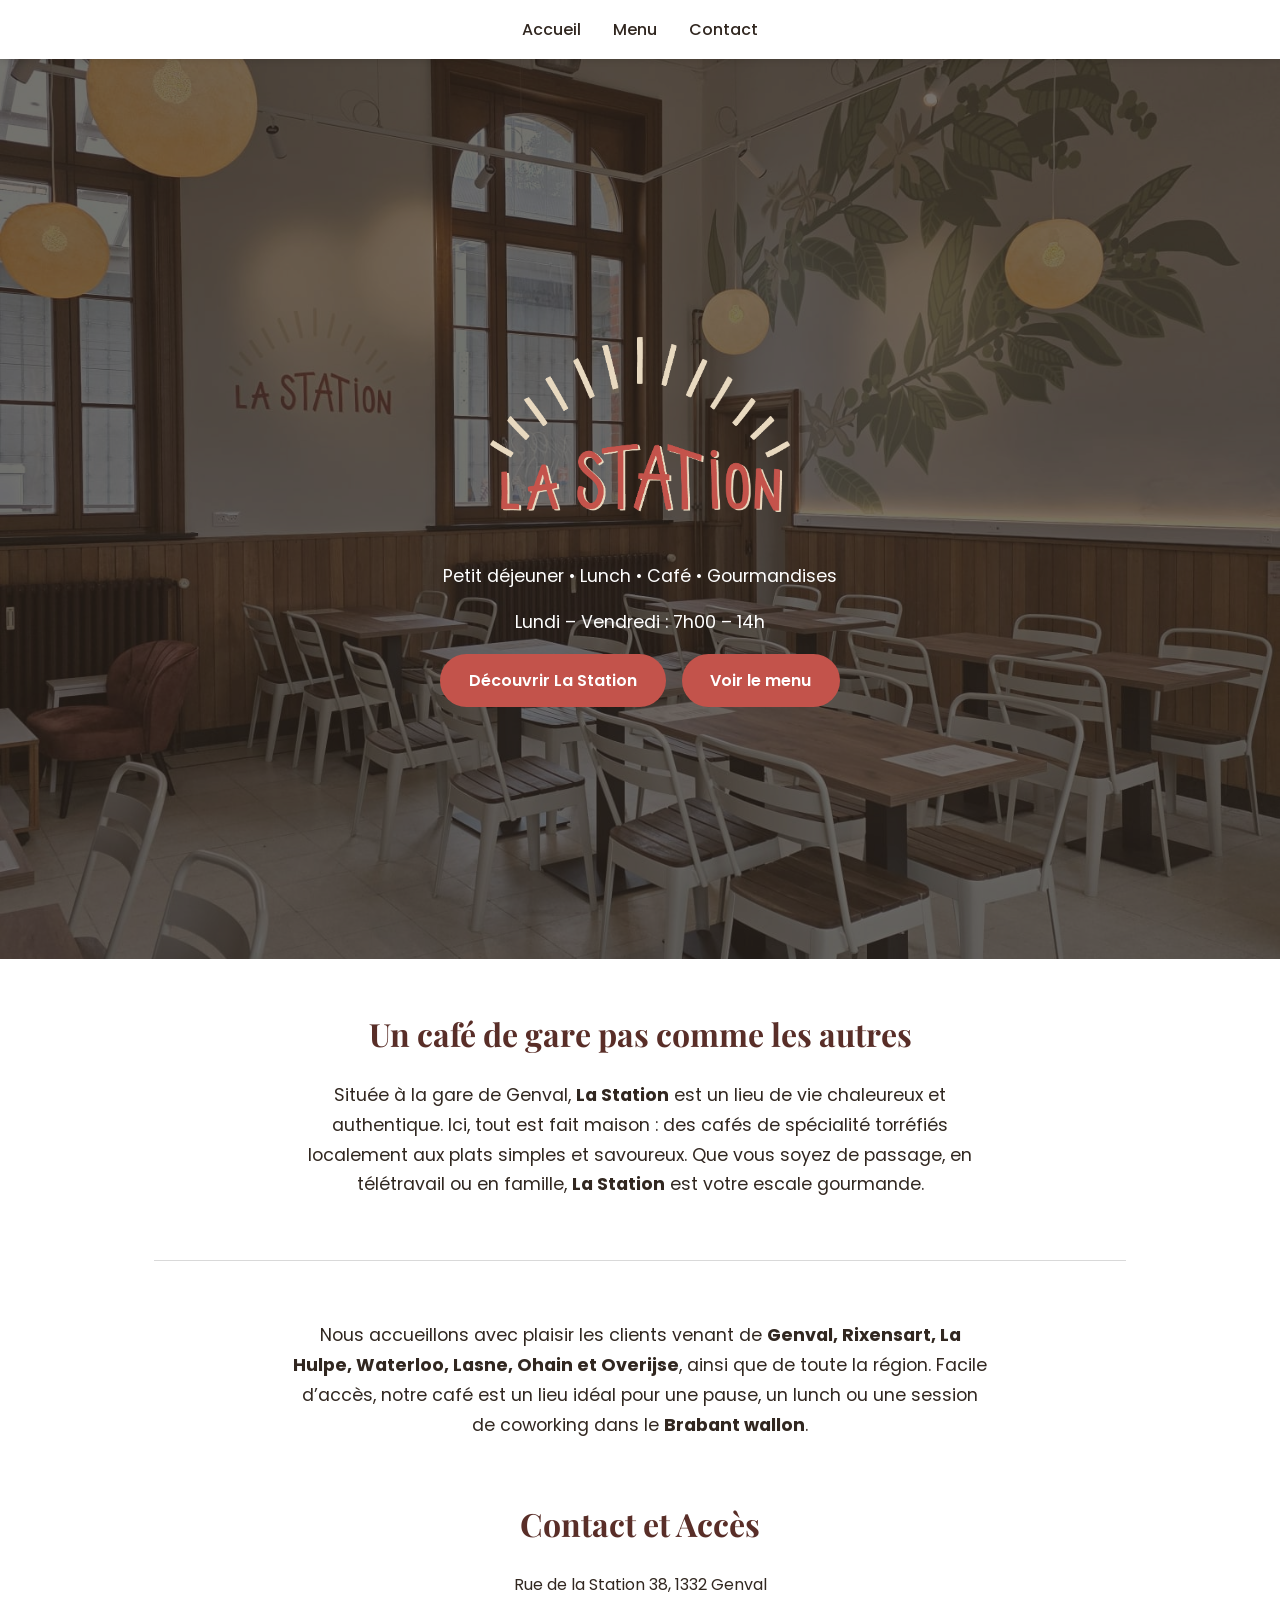
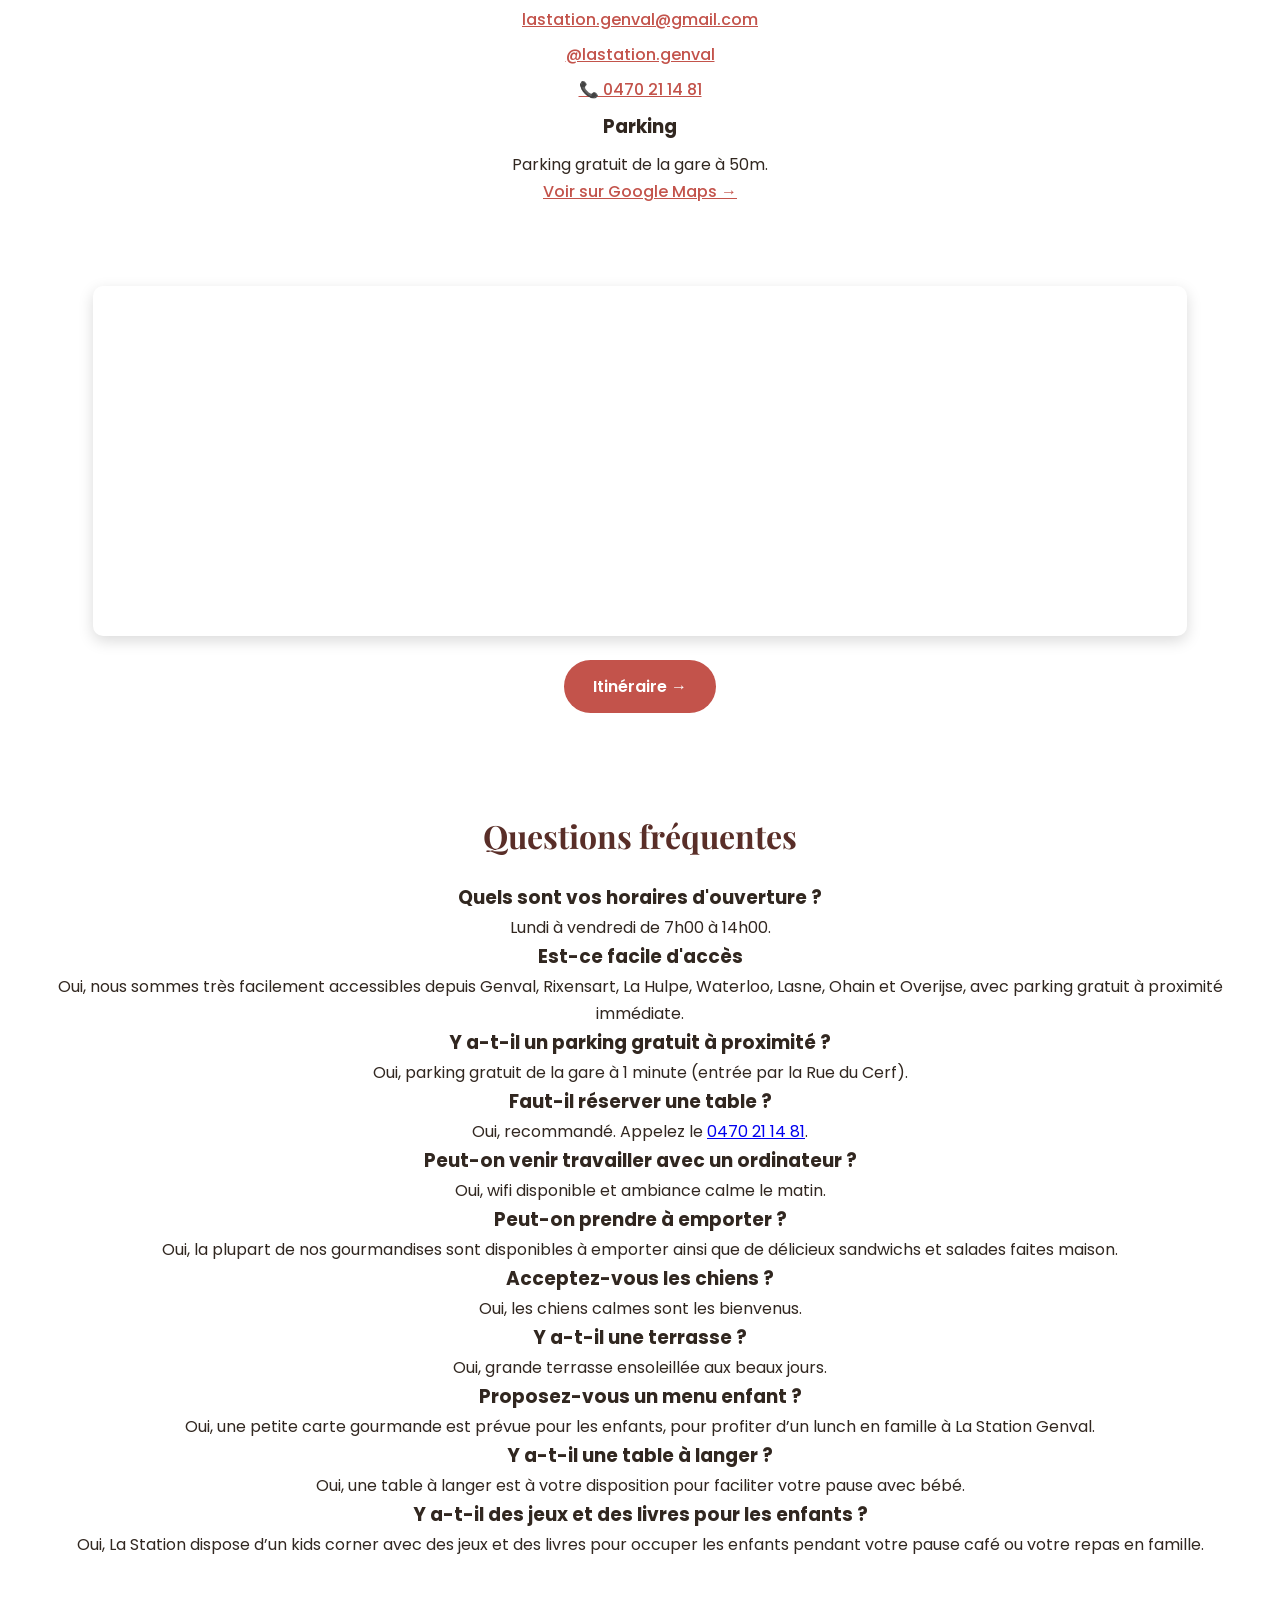
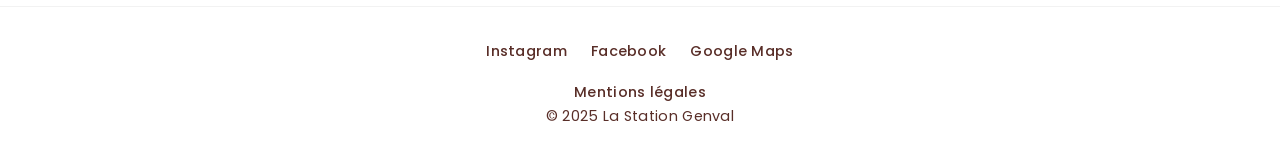
<file: index.html>
<!DOCTYPE html>
<html lang="fr">
<head>
  <link rel="canonical" href="https://lastation-genval.be/" />
  <meta name="google-site-verification" content="Gv_RcJUkGqfjBOOxvQvGGndXgZ2HzYf5Z_ryDSgcIEk" />
  <meta charset="UTF-8" />
  <meta name="viewport" content="width=device-width, initial-scale=1.0" />

  <!-- SEO -->
  <title>La Station Genval | Café, coworking et petite restauration à Genval</title>
  <meta name="description" content="La Station Genval est un café convivial à Genval. Profitez d'un espace chaleureux pour vos petits déjeuners, lunchs, cafés et moments de télétravail." />

  <!-- Open Graph -->
  <meta property="og:title" content="La Station Genval – Café & Petite Restauration" />
  <meta property="og:description" content="Café convivial à Genval : brunchs, télétravail, produits locaux et ambiance chaleureuse." />
  <meta property="og:image" content="https://lastation-genval.be/images/photo1.jpg" />
  <meta property="og:url" content="https://lastation-genval.be/" />
  <meta property="og:type" content="website" />

  <!-- Favicon -->
  <link rel="icon" type="image/png" href="./images/favicon.png" />
  <link rel="manifest" href="manifest.json">

  <!-- Styles -->
  <link rel="stylesheet" href="style.css" />
  <link href="https://fonts.googleapis.com/css2?family=Playfair+Display:wght@400;600&family=Poppins:wght@300;400;500;600&display=swap" rel="stylesheet">

  <!-- SCHEMA LOCAL BUSINESS : source des outils IA -->
  <script type="application/ld+json" id="cafe-data">
{
  "@context": "https://schema.org",
  "@type": "CafeOrCoffeeShop",
  "name": "La Station Genval",
  "image": "https://lastation-genval.be/images/photo1.jpg",
  "address": {
    "@type": "PostalAddress",
    "streetAddress": "Rue de la Station 38",
    "addressLocality": "Genval",
    "postalCode": "1332",
    "addressCountry": "BE"
  },
  "telephone": "+32470211481",
  "email": "lastation.genval@gmail.com",
  "url": "https://lastation-genval.be/",
  "sameAs": [
    "https://instagram.com/lastation.genval",
    "https://www.facebook.com/profile.php?id=61577733796335",
    "https://maps.app.goo.gl/yA7gUDZw3Ps3B1wK8"
  ],
  "openingHours": "Mo-Fr 07:00-14:00",
  "servesCuisine": "Petit déjeuner, Lunch, Café, Gourmandises",
  "@id": "https://lastation-genval.be/#cafe",
  "description": "Café et petite restauration dans la gare de Genval : petit déjeuner, lunch, café et gourmandises.",
  "hasMenu": "https://lastation-genval.be/menu.html",
  "openingHoursSpecification": [
    {
      "@type": "OpeningHoursSpecification",
      "dayOfWeek": [
        "Monday",
        "Tuesday",
        "Wednesday",
        "Thursday",
        "Friday"
      ],
      "opens": "07:00",
      "closes": "14:00"
    }
  ],
  "amenityFeature": [
    {
      "@type": "LocationFeatureSpecification",
      "name": "Wifi",
      "value": true
    },
    {
      "@type": "LocationFeatureSpecification",
      "name": "Télétravail le matin",
      "value": true
    },
    {
      "@type": "LocationFeatureSpecification",
      "name": "Vente à emporter",
      "value": true
    },
    {
      "@type": "LocationFeatureSpecification",
      "name": "Terrasse aux beaux jours",
      "value": true
    },
    {
      "@type": "LocationFeatureSpecification",
      "name": "Chiens calmes acceptés",
      "value": true
    }
  ]
}
  </script>

  <!-- SCHEMA FAQ -->
  <script type="application/ld+json">
  {
    "@context": "https://schema.org",
    "@type": "FAQPage",
    "mainEntity": [
      {
        "@type": "Question",
        "name": "Quels sont vos horaires d'ouverture ?",
        "acceptedAnswer": {
          "@type": "Answer",
          "text": "Nous sommes ouverts du lundi au vendredi de 7h00 à 14h00."
        }
      },
      {
        "@type": "Question",
        "name": "Est-ce facile d'accès depuis les environs ?",
        "acceptedAnswer": {
          "@type": "Answer",
          "text": "Oui, nous sommes très facilement accessibles depuis Genval, Rixensart, La Hulpe, Waterloo, Lasne, Ohain et Overijse, avec parking gratuit à proximité immédiate."
        }
      },
      {
        "@type": "Question",
        "name": "Y a-t-il un parking gratuit à proximité ?",
        "acceptedAnswer": {
          "@type": "Answer",
          "text": "Oui, le parking de la gare est gratuit et situé à 1 minute, accès via la Rue du Cerf."
        }
      },
      {
        "@type": "Question",
        "name": "Faut-il réserver une table ?",
        "acceptedAnswer": {
          "@type": "Answer",
          "text": "Oui, la réservation est fortement recommandée par téléphone au 0470 21 14 81."
        }
      },
      {
        "@type": "Question",
        "name": "Peut-on venir travailler avec un ordinateur ?",
        "acceptedAnswer": {
          "@type": "Answer",
          "text": "Oui, vous pouvez travailler sur place le matin dans une ambiance calme avec wifi disponible."
        }
      },
      {
        "@type": "Question",
        "name": "Peut-on prendre à emporter ?",
        "acceptedAnswer": {
          "@type": "Answer",
          "text": "Oui, la plupart de nos gourmandises sont disponibles à emporter ainsi que de délicieux sandwichs et salades faites maison."
        }
      },
      {
        "@type": "Question",
        "name": "Proposez-vous un menu enfant ?",
        "acceptedAnswer": {
          "@type": "Answer",
          "text": "Oui, une petite carte gourmande est prévue pour les enfants, pour profiter d’un lunch en famille à La Station Genval."
        }
      },
      {
        "@type": "Question",
        "name": "Y a-t-il une table à langer ?",
        "acceptedAnswer": {
          "@type": "Answer",
          "text": "Oui, une table à langer est à votre disposition pour faciliter votre pause avec bébé."
        }
      },
      {
        "@type": "Question",
        "name": "Y a-t-il des jeux et des livres pour les enfants ?",
        "acceptedAnswer": {
          "@type": "Answer",
          "text": "Oui, La Station dispose d’un kids corner avec des jeux et des livres pour occuper les enfants pendant votre pause café ou votre repas en famille."
        }
      }
    ]
  }
  </script>

  <link rel="alternate" type="application/json" href="menu.json" title="Carte de La Station — données" />
  <script src="agent-tools.js" defer></script>
</head>

<body>

  <!-- HEADER -->
  <header class="main-header">
    <nav class="navbar">
      <a href="#accueil" class="nav-link">Accueil</a>
      <a href="menu.html" class="nav-link">Menu</a>
      <a href="#contact" class="nav-link">Contact</a>
    </nav>
  </header>

  <!-- HERO -->
  <section id="accueil" class="hero">
    <div class="hero-overlay"></div>
    <div class="hero-content">
      <img src="./images/logo.png" alt="Logo La Station Genval" class="logo">
      <p>Petit déjeuner • Lunch • Café • Gourmandises</p>
      
      <p class="opening-hours">
        Lundi – Vendredi : 7h00 – 14h
      </p>
      <div class="hero-buttons">
        <a href="#about" class="btn">Découvrir La Station</a>
        <a href="menu.html" class="btn">Voir le menu</a>
      </div>
    </div>
  </section>

 <!-- ABOUT -->
<section id="about" class="about">
  <h2>Un café de gare pas comme les autres</h2>
  
  <p>
    Située à la gare de Genval, <strong>La Station</strong> est un lieu de vie chaleureux et authentique.
    Ici, tout est fait maison : des cafés de spécialité torréfiés localement aux plats simples et savoureux.
    Que vous soyez de passage, en télétravail ou en famille, <strong>La Station</strong> est votre escale gourmande. 
  </p>
  <hr class="separator">
  <p>
    Nous accueillons avec plaisir les clients venant de <strong>Genval, Rixensart, La Hulpe, Waterloo, Lasne, Ohain et Overijse</strong>, ainsi que de toute la région.  
    Facile d’accès, notre café est un lieu idéal pour une pause, un lunch ou une session de coworking dans le <strong>Brabant wallon</strong>.
  </p>
</section>

  <!-- CONTACT -->
  <section id="contact" class="contact">
    <h2>Contact et Accès</h2>
    <p>Rue de la Station 38, 1332 Genval</p>
    <p><a href="mailto:lastation.genval@gmail.com">lastation.genval@gmail.com</a></p>
    <p><a href="https://instagram.com/lastation.genval" target="_blank">@lastation.genval</a></p>
    <p><a href="tel:+32470211481">📞 0470 21 14 81</a></p>

    <h3>Parking</h3>
    <p>
      Parking gratuit de la gare à 50m.<br>
      <a href="https://maps.app.goo.gl/Tr8PrHFWvBaJgD6XA" target="_blank">
        Voir sur Google Maps →
      </a>
    </p>
  </section>

  <!-- GOOGLE MAPS -->
<section class="map">
<iframe
src="https://www.google.com/maps/embed?pb=!1m18!1m12!1m3!1d307.9679218862247!2d4.514703734059108!3d50.725437589510236!2m3!1f0!2f0!3f0!3m2!1i1024!2i768!4f13.1!3m3!1m2!1s0x47c3d7c1fcc97df5%3A0xc272520a09a8553!2sLa%20Station!5e0!3m2!1sfr!2sbe!4v1762202086453!5m2!1sfr!2sbe"
width="90%"
height="350"
style="border:0; border-radius:10px;"
allowfullscreen=""
loading="lazy"
referrerpolicy="no-referrer-when-downgrade">
</iframe>
<a href="https://maps.app.goo.gl/CjU3Xew65sG9jGvaA" target="_blank" rel="noopener noreferrer" class="btn-map">Itinéraire →</a>
</section>


  <!-- FAQ -->
  <section class="faq">
    <h2>Questions fréquentes</h2>

    <div class="faq-item">
      <h3>Quels sont vos horaires d'ouverture ?</h3>
      <p>Lundi à vendredi de 7h00 à 14h00.</p>
    </div>

    <div class="faq-item">
      <h3>Est-ce facile d'accès</h3>
      <p>Oui, nous sommes très facilement accessibles depuis Genval, Rixensart, La Hulpe, Waterloo, Lasne, Ohain et Overijse, avec parking gratuit à proximité immédiate.</p>
    </div>
    
    <div class="faq-item">
      <h3>Y a-t-il un parking gratuit à proximité ?</h3>
      <p>Oui, parking gratuit de la gare à 1 minute (entrée par la Rue du Cerf).</p>
    </div>

    <div class="faq-item">
      <h3>Faut-il réserver une table ?</h3>
      <p>Oui, recommandé. Appelez le <a href="tel:+32470211481">0470 21 14 81</a>.</p>
    </div>

    <div class="faq-item">
      <h3>Peut-on venir travailler avec un ordinateur ?</h3>
      <p>Oui, wifi disponible et ambiance calme le matin.</p>
    </div>

    <div class="faq-item">
      <h3>Peut-on prendre à emporter ?</h3>
      <p>Oui, la plupart de nos gourmandises sont disponibles à emporter ainsi que de délicieux sandwichs et salades faites maison.</p>
    </div>

    <div class="faq-item">
      <h3>Acceptez-vous les chiens ?</h3>
      <p>Oui, les chiens calmes sont les bienvenus.</p>
    </div>

    <div class="faq-item">
      <h3>Y a-t-il une terrasse ?</h3>
      <p>Oui, grande terrasse ensoleillée aux beaux jours.</p>
    </div>
    <div class="faq-item">
      <h3>Proposez-vous un menu enfant ?</h3>
      <p>Oui, une petite carte gourmande est prévue pour les enfants, pour profiter d’un lunch en famille à La Station Genval.</p>
    </div>

    <div class="faq-item">
      <h3>Y a-t-il une table à langer ?</h3>
      <p>Oui, une table à langer est à votre disposition pour faciliter votre pause avec bébé.</p>
    </div>

    <div class="faq-item">
      <h3>Y a-t-il des jeux et des livres pour les enfants ?</h3>
      <p>Oui, La Station dispose d’un kids corner avec des jeux et des livres pour occuper les enfants pendant votre pause café ou votre repas en famille.</p>
    </div>

  </section>

  <!-- FOOTER -->
  <footer class="site-footer">
    <div class="socials">
      <a href="https://www.instagram.com/lastation.genval" target="_blank">Instagram</a>
      <a href="https://www.facebook.com/profile.php?id=61577733796335" target="_blank">Facebook</a>
      <a href="https://maps.app.goo.gl/yA7gUDZw3Ps3B1wK8" target="_blank">Google Maps</a>
    </div>
    <p class="footer-text">
      <a href="mentions-legales.html">Mentions légales</a><br>
      © 2025 La Station Genval
    </p>
  </footer>


</body>
</html>
</file>
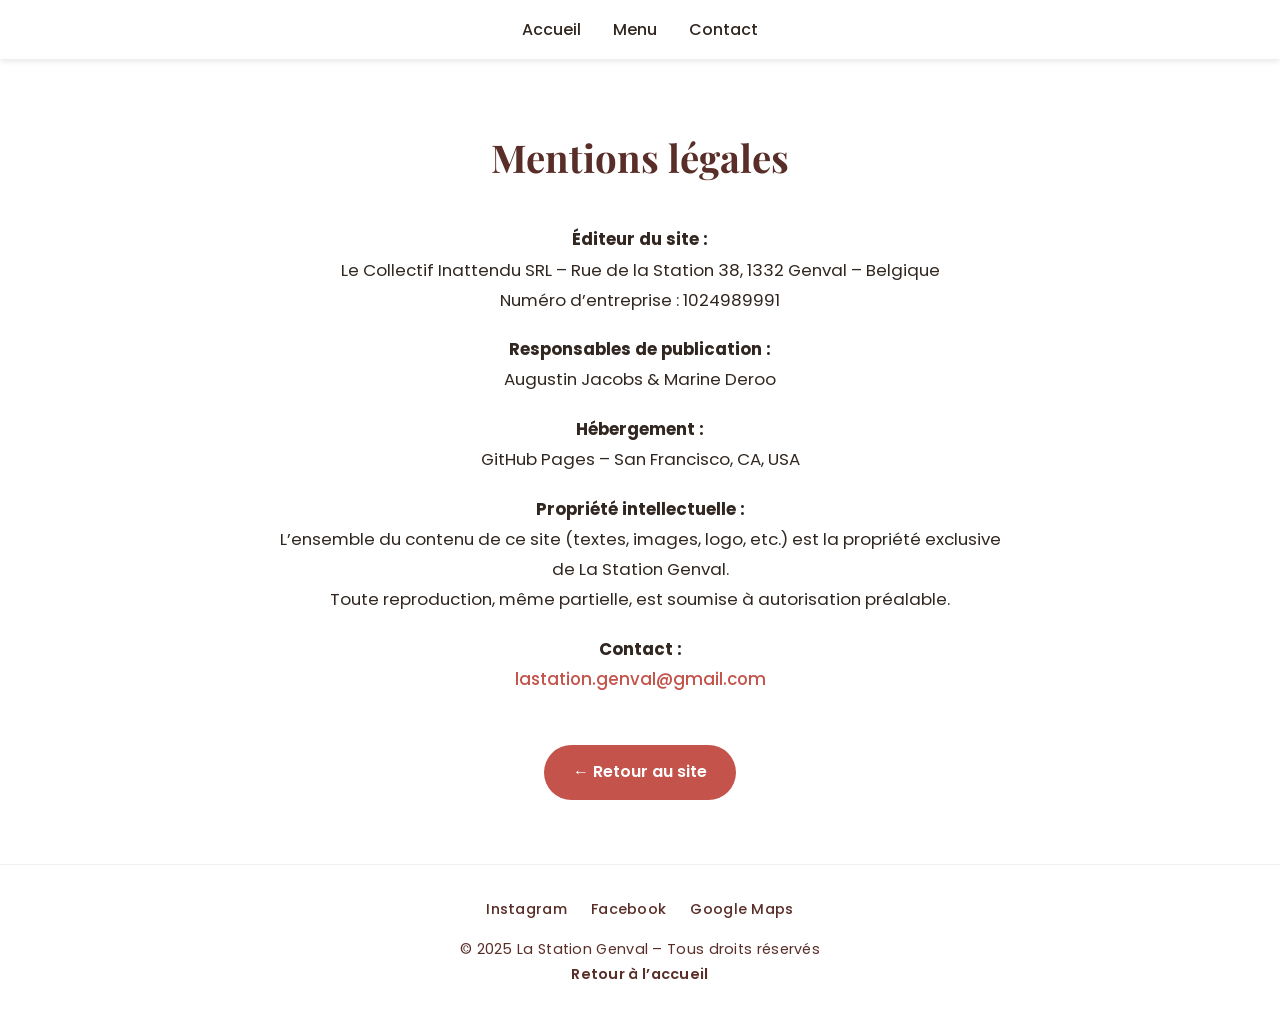
<file: mentions-legales.html>
<!DOCTYPE html>
<html lang="fr">
<head>
  <link rel="canonical" href="https://lastation-genval.be/mentions-legales.html" />
  <meta charset="UTF-8" />
  <meta name="viewport" content="width=device-width, initial-scale=1.0" />

  <!-- SEO -->
  <title>Mentions légales – La Station Genval</title>
  <meta name="description" content="Mentions légales de La Station Genval – informations sur l’éditeur, la responsabilité de publication et la propriété intellectuelle." />

  <!-- Open Graph -->
  <meta property="og:title" content="Mentions légales – La Station Genval" />
  <meta property="og:description" content="Consultez les mentions légales de La Station Genval : éditeur, hébergement, contact et droits de propriété intellectuelle." />
  <meta property="og:image" content="https://lastation-genval.be/images/photo3.jpg" />
  <meta property="og:url" content="https://lastation-genval.be/mentions-legales.html" />
  <meta property="og:type" content="article" />

  <!-- Twitter Card -->
  <meta name="twitter:card" content="summary_large_image" />
  <meta name="twitter:title" content="Mentions légales – La Station Genval" />
  <meta name="twitter:description" content="Consultez les mentions légales de La Station Genval : éditeur, hébergement, contact et droits de propriété intellectuelle." />
  <meta name="twitter:image" content="https://lastation-genval.be/images/photo3.jpg" />

  <!-- Favicon -->
  <link rel="icon" type="image/png" href="./images/favicon.png">

  <!-- Styles -->
  <link rel="stylesheet" href="style.css" />
  <link href="https://fonts.googleapis.com/css2?family=Playfair+Display:wght@400;600&family=Poppins:wght@300;400;500;600&display=swap" rel="stylesheet">

  <!-- Données structurées JSON-LD -->
  <script type="application/ld+json">
  {
    "@context": "https://schema.org",
    "@type": "WebPage",
    "name": "Mentions légales – La Station Genval",
    "description": "Mentions légales officielles de La Station Genval, café convivial à Genval.",
    "publisher": {
      "@type": "Organization",
      "name": "Le Collectif Inattendu SRL",
      "address": {
        "@type": "PostalAddress",
        "streetAddress": "Rue de la Station 38",
        "addressLocality": "Genval",
        "postalCode": "1332",
        "addressCountry": "BE"
      },
      "telephone": "+32470211481",
      "email": "lastation.genval@gmail.com"
    },
    "url": "https://lastation-genval.be/mentions-legales.html"
  }
  </script>
  <link rel="alternate" type="application/json" href="menu.json" title="Carte de La Station — données" />
  <script src="agent-tools.js" defer></script>
</head>

<body>
  <!-- HEADER / MENU STICKY -->
  <header class="main-header">
    <nav class="navbar">
      <a href="/#accueil" class="nav-link">Accueil</a>
      <a href="menu.html" class="nav-link">Menu</a>
      <a href="/#contact" class="nav-link">Contact</a>
    </nav>
  </header>

  <!-- SECTION MENTIONS -->
  <main class="mentions">
    <h1>Mentions légales</h1>

    <p><strong>Éditeur du site :</strong><br>
      Le Collectif Inattendu SRL – Rue de la Station 38, 1332 Genval – Belgique<br>
      Numéro d’entreprise : 1024989991
    </p>

    <p><strong>Responsables de publication :</strong><br>
      Augustin Jacobs & Marine Deroo
    </p>

    <p><strong>Hébergement :</strong><br>
      GitHub Pages – San Francisco, CA, USA
    </p>

    <p><strong>Propriété intellectuelle :</strong><br>
      L’ensemble du contenu de ce site (textes, images, logo, etc.) est la propriété exclusive de La Station Genval.<br>
      Toute reproduction, même partielle, est soumise à autorisation préalable.
    </p>

    <p><strong>Contact :</strong><br>
      <a href="mailto:lastation.genval@gmail.com">lastation.genval@gmail.com</a>
    </p>

    <!-- Bouton retour -->
    <a href="/" class="btn" style="margin-top: 2rem;">← Retour au site</a>
  </main>

  <!-- FOOTER -->
  <footer class="site-footer">
    <div class="socials">
      <a href="https://www.instagram.com/lastation.genval" target="_blank" rel="noopener noreferrer">Instagram</a>
      <a href="https://www.facebook.com/profile.php?id=61577733796335" target="_blank" rel="noopener noreferrer">Facebook</a>
      <a href="https://maps.app.goo.gl/yA7gUDZw3Ps3B1wK8" target="_blank" rel="noopener noreferrer">Google Maps</a>
    </div>
    <p class="footer-text">
      © 2025 La Station Genval – Tous droits réservés<br>
      <a href="/#accueil" class="footer-link">Retour à l’accueil</a>
    </p>
  </footer>
</body>
</html>
</file>
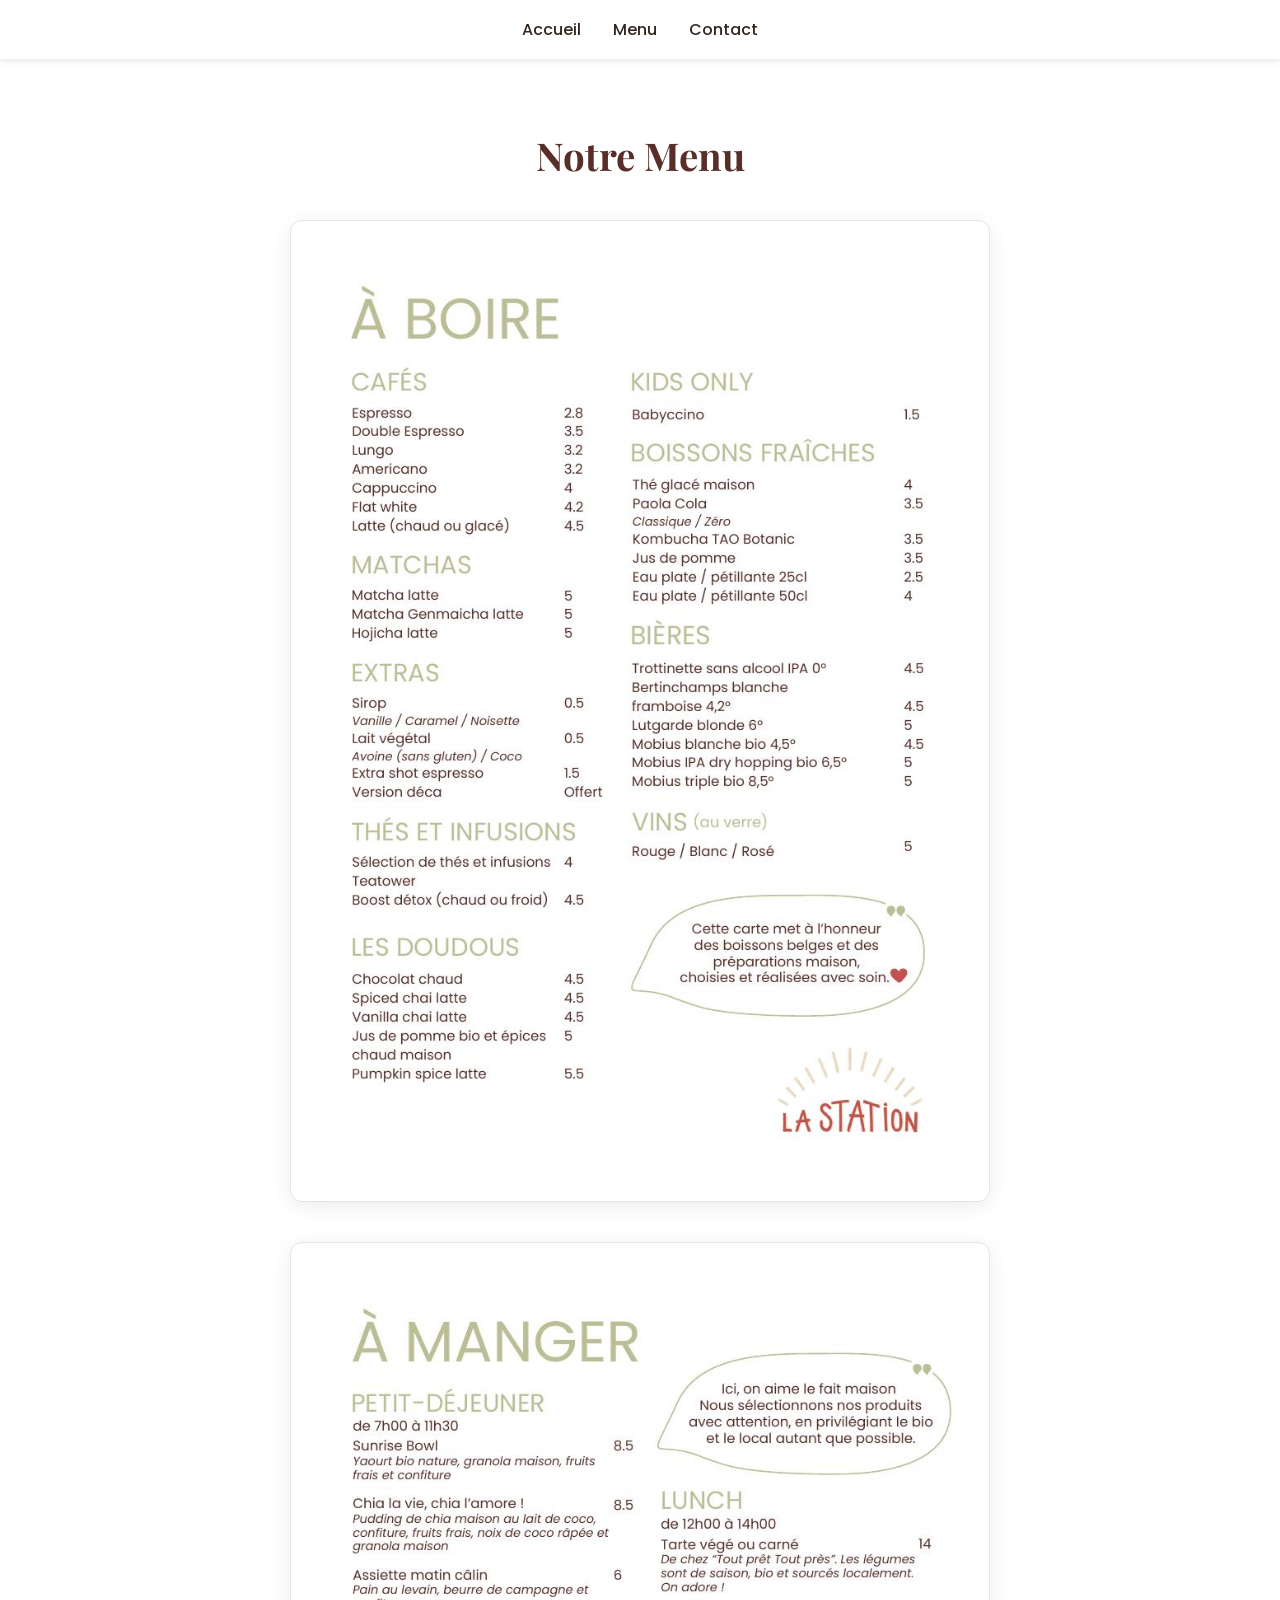
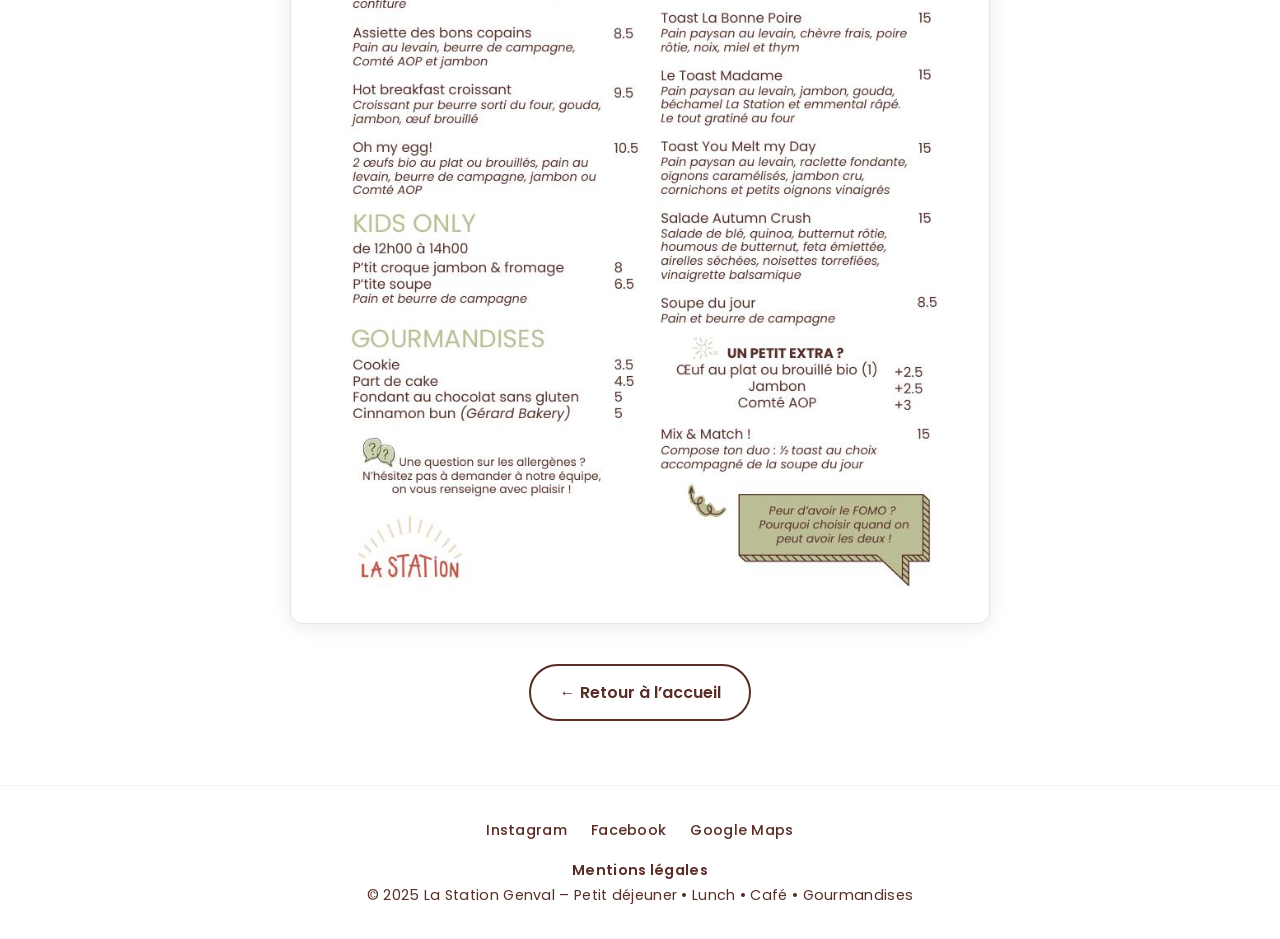
<file: menu.html>
<!DOCTYPE html>
<html lang="fr">
<head>
  <link rel="canonical" href="https://lastation-genval.be/menu.html" />
  <meta charset="UTF-8" />
  <meta name="viewport" content="width=device-width, initial-scale=1.0" />

  <!-- SEO -->
  <title>Menu – La Station Genval | Café et petite restauration à Genval</title>
  <meta name="description" content="Découvrez le menu de La Station Genval : petits déjeuners, lunchs, cafés et gourmandises faits maison, à savourer dans un cadre chaleureux." />

  <!-- Open Graph -->
  <meta property="og:title" content="Menu – La Station Genval" />
  <meta property="og:description" content="Découvrez le menu de La Station Genval : petits déjeuners, lunchs, cafés et gourmandises faits maison." />
  <meta property="og:image" content="https://lastation-genval.be/images/photo2.jpg" />
  <meta property="og:url" content="https://lastation-genval.be/menu.html" />
  <meta property="og:type" content="website" />

  <!-- Twitter Card -->
  <meta name="twitter:card" content="summary_large_image" />
  <meta name="twitter:title" content="Menu – La Station Genval" />
  <meta name="twitter:description" content="Découvrez le menu de La Station Genval : petits déjeuners, lunchs, cafés et gourmandises faits maison." />
  <meta name="twitter:image" content="https://lastation-genval.be/images/photo2.jpg" />

  <!-- Favicon -->
  <link rel="icon" type="image/png" href="./images/favicon.png" />

  <!-- Styles -->
  <link rel="stylesheet" href="style.css" />
  <link href="https://fonts.googleapis.com/css2?family=Playfair+Display:wght@400;600&family=Poppins:wght@300;400;500;600&display=swap" rel="stylesheet">

  <!-- Données structurées JSON-LD -->
  <script type="application/ld+json">
  {
    "@context": "https://schema.org",
    "@type": "Menu",
    "name": "Menu – La Station Genval",
    "description": "Découvrez le menu complet de La Station Genval, un café convivial à Genval proposant des plats faits maison, cafés et douceurs.",
    "@id": "https://lastation-genval.be/menu.html#menu",
    "about": { "@id": "https://lastation-genval.be/#cafe" },
    "inLanguage": "fr",
    "url": "https://lastation-genval.be/menu.html"
  }
  </script>
  <link rel="alternate" type="application/json" href="menu.json" title="Carte de La Station — données" />
  <script src="agent-tools.js" defer></script>
</head>

<body>
  <!-- HEADER -->
  <header class="main-header">
    <nav class="navbar">
      <a href="/#accueil" class="nav-link">Accueil</a>
      <a href="menu.html" class="nav-link">Menu</a>
      <a href="/#contact" class="nav-link">Contact</a>
    </nav>
  </header>

  <!-- SECTION MENU -->
  <section class="menu-pdf">
    <h1>Notre Menu</h1>

    <div class="menu-container">
      <a href="./menu-page-1.jpg" target="_blank">
        <img src="./menu-page-1.jpg" alt="Menu La Station Genval page 1" class="menu-img" loading="lazy">
      </a>

      <a href="./menu-page-2.jpg" target="_blank">
        <img src="./menu-page-2.jpg" alt="Menu La Station Genval page 2" class="menu-img" loading="lazy">
      </a>
    </div>

    <a href="/" class="btn-outline" style="margin-top:2rem;">
      ← Retour à l’accueil
    </a>
  </section>

  <!-- FOOTER -->
  <footer class="site-footer">
    <div class="socials">
      <a href="https://www.instagram.com/lastation.genval" target="_blank" rel="noopener noreferrer">Instagram</a>
      <a href="https://www.facebook.com/profile.php?id=61577733796335" target="_blank" rel="noopener noreferrer">Facebook</a>
      <a href="https://maps.app.goo.gl/yA7gUDZw3Ps3B1wK8" target="_blank" rel="noopener noreferrer">Google Maps</a>
    </div>
    <p class="footer-text">
      <a href="mentions-legales.html" class="footer-link">Mentions légales</a><br>
      © 2025 La Station Genval – Petit déjeuner • Lunch • Café • Gourmandises
    </p>
  </footer>
</body>
</html>
</file>
<file: style.css>
:root {
  --beige: #E8D9C0;
  --rouge-brique: #C3534B;
  --brun-cafe: #592E28;
  --brun-profond: #312720;
  --vert-olive: #A6AA90;
  --blanc: #FFFFFF;
}

/* RESET */
* {
  margin: 0;
  padding: 0;
  box-sizing: border-box;
}

html {
  scroll-behavior: smooth;
}

body {
  font-family: "Poppins", sans-serif;
  background: var(--blanc);
  color: var(--brun-profond);
  line-height: 1.7;
  overflow-x: hidden;
}

/* HEADER STICKY */
.main-header {
  position: sticky;
  top: 0;
  background-color: var(--blanc);
  box-shadow: 0 2px 6px rgba(0,0,0,0.1);
  z-index: 1000;
}

.navbar {
  display: flex;
  justify-content: center;
  gap: 2rem;
  padding: 1rem 0.5rem;
  font-weight: 500;
}

.nav-link {
  color: var(--brun-profond);
  text-decoration: none;
  position: relative;
  transition: color 0.3s ease;
}

.nav-link::after {
  content: "";
  position: absolute;
  bottom: -3px;
  left: 0;
  width: 0%;
  height: 2px;
  background-color: var(--rouge-brique);
  transition: width 0.3s ease;
}

.nav-link:hover::after {
  width: 100%;
}

.nav-link:hover,
.nav-link:focus {
  color: var(--rouge-brique);
}

/* HERO */
.hero {
  height: 100vh;
  background: url("./images/photo1.jpg") center/cover no-repeat;
  display: flex;
  justify-content: center;
  align-items: center;
  position: relative;
  text-align: center;
}

.hero-overlay {
  position: absolute;
  inset: 0;
  background: rgba(49, 39, 32, 0.65);
}

.hero-content {
  position: relative;
  z-index: 2;
  color: var(--blanc);
  animation: fadeIn 1.5s ease;
}

.logo {
  width: 90vw;
  max-width: 340px;
  margin-bottom: 1rem;
}

/* Version mobile */
@media (max-width: 768px) {
  .logo {
    width: 180px;
  }
}

.hero h1 {
  font-family: "Playfair Display", serif;
  font-size: 3.2rem;
  margin-bottom: 0.5rem;
}

.hero p {
  font-size: 1.1rem;
  margin-bottom: 1rem;
}

.hero-buttons {
  display: flex;
  justify-content: center;
  gap: 1rem;
  flex-wrap: wrap;
}

/* --- BOUTONS GLOBAUX --- */
.btn, .btn-outline, .btn-map {
  display: inline-block;
  padding: 0.8rem 1.8rem;
  border-radius: 30px;
  font-weight: 600;
  transition: all 0.3s ease;
  text-decoration: none;
  font-size: 1rem;
}

.btn {
  background-color: var(--rouge-brique);
  color: var(--blanc);
}

.btn:hover {
  background-color: var(--brun-cafe);
  color: var(--blanc);
}

.btn-outline {
  color: var(--brun-cafe);
  border: 2px solid var(--brun-cafe);
}

.btn-outline:hover {
  background-color: var(--brun-cafe);
  color: var(--blanc);
}

.btn-map {
  margin-top: 1rem;
  background-color: var(--rouge-brique);
  color: var(--blanc);
}

.btn-map:hover {
  background-color: var(--brun-cafe);
}

/* SECTIONS */
section {
  padding: 3rem 2rem;
  text-align: center;
  color: var(--brun-profond);
  background-color: var(--blanc);
}

.about {
  padding-bottom: 2rem;
}

.menu {
  padding-top: 2rem;
  padding-bottom: 1.8rem;
}

/* Contact & Accès : espacement réduit */
.contact {
  padding-top: 1.5rem;
  padding-bottom: 1.5rem;
}

h2 {
  font-family: "Playfair Display", serif;
  font-size: 2rem;
  color: var(--brun-cafe);
  margin-bottom: 1.2rem;
}

.about p {
  max-width: 700px;
  margin: 0 auto;
  font-size: 1.1rem;
}

.separator {
  width: 80%;
  margin: 60px auto;
  border: none;
  border-top: 1px solid rgba(0,0,0,0.15);
}

/* CONTACT */
.contact p {
  margin: 0.5rem 0;
}

.contact a {
  color: var(--rouge-brique);
  font-weight: 500;
  transition: opacity 0.3s ease;
}

.contact a:hover {
  opacity: 0.8;
}

/* MAP */
.map iframe {
  box-shadow: 0 5px 15px rgba(0,0,0,0.15);
  border-radius: 10px;
}

/* --- SECTION MENTIONS --- */
.mentions {
  background-color: var(--blanc);
  color: var(--brun-profond);
  padding: 4rem 2rem;
  text-align: center;
  max-width: 800px;
  margin: 0 auto;
  line-height: 1.8;
  animation: fadeIn 1.2s ease;
}

.mentions h1 {
  font-family: "Playfair Display", serif;
  font-size: 2.4rem;
  color: var(--brun-cafe);
  margin-bottom: 2rem;
}

.mentions p {
  margin-bottom: 1.2rem;
  font-size: 1.05rem;
}

.mentions a {
  color: var(--rouge-brique);
  font-weight: 500;
  text-decoration: none;
  position: relative;
}

.mentions a::after {
  content: "";
  position: absolute;
  bottom: -2px;
  left: 0;
  width: 0%;
  height: 2px;
  background-color: var(--rouge-brique);
  transition: width 0.3s ease;
}

.mentions a:hover::after {
  width: 100%;
}

/* --- BOUTON RETOUR AU SITE (STYLE IDENTIQUE AUX AUTRES BOUTONS) --- */
.mentions .btn {
  background-color: var(--rouge-brique);
  color: var(--blanc);
  border: none;
  border-radius: 30px;
  padding: 0.8rem 1.8rem;
  font-weight: 600;
  font-size: 1rem;
  text-decoration: none;
  transition: all 0.3s ease;
  display: inline-block;
}

.mentions .btn:hover {
  background-color: var(--brun-cafe);
  color: var(--blanc);
}

/* --- SECTION MENU PDF --- */
.menu-pdf {
  background-color: var(--blanc);
  color: var(--brun-profond);
  text-align: center;
  padding: 4rem 2rem;
  animation: fadeIn 1s ease;
}

.menu-pdf h1 {
  font-family: "Playfair Display", serif;
  font-size: 2.4rem;
  color: var(--brun-cafe);
  margin-bottom: 2rem;
}

.menu-frame {
  width: 90%;
  height: 90vh;
  border: none;
  box-shadow: 0 4px 15px rgba(0,0,0,0.1);
  border-radius: 10px;
}

@media (max-width: 768px) {
  .menu-frame {
    width: 100%;
    height: 75vh;
  }
}

.menu-container {
  display: flex;
  flex-direction: column;
  align-items: center;
  gap: 2rem;
  margin-top: 2rem;
}

.menu-img {
  width: 100%;
  max-width: 700px;
  height: auto;

  border: 1px solid #e5e5e5;
  border-radius: 12px;

  box-shadow: 0 4px 20px rgba(0, 0, 0, 0.08);

  background-color: #fff;
  padding: 0.5rem;
}

/* --- FOOTER --- */
.site-footer {
  background-color: var(--blanc);
  color: var(--brun-cafe);
  text-align: center;
  padding: 2rem 1rem;
  font-size: 0.9rem;
  letter-spacing: 0.3px;
  border-top: 1px solid rgba(0,0,0,0.05);
}

.site-footer p,
.site-footer .footer-text {
  color: var(--brun-cafe);
}

.site-footer a {
  color: var(--brun-cafe);
  text-decoration: none;
  position: relative;
  transition: all 0.3s ease;
  font-weight: 500;
}

.site-footer a::after {
  content: "";
  position: absolute;
  bottom: -2px;
  left: 0;
  width: 0%;
  height: 2px;
  background-color: var(--rouge-brique);
  transition: width 0.3s ease;
}

.site-footer a:hover {
  color: var(--rouge-brique);
}

.site-footer a:hover::after {
  width: 100%;
}

.site-footer .socials {
  margin-bottom: 1rem;
  display: flex;
  justify-content: center;
  gap: 1.5rem;
}

.site-footer .footer-link {
  font-weight: 600;
}

/* ANIMATION */
@keyframes fadeIn {
  from {
    opacity: 0;
    transform: translateY(20px);
  }
  to {
    opacity: 1;
    transform: translateY(0);
  }
}

/*
  --- POPUP DE FERMETURE (vacances) ---
  Styles de la fenêtre affichée sur la page d'accueil.
  En général, tu n'as PAS besoin de modifier ce fichier pour
  réactiver le popup : change seulement le texte et les dates
  dans index.html (voir aussi README.md).
*/
body.summer-popup-open {
  overflow: hidden;
}

.summer-popup {
  position: fixed;
  inset: 0;
  z-index: 2000;
  display: flex;
  align-items: center;
  justify-content: center;
  padding: 1.5rem;
}

.summer-popup[hidden] {
  display: none;
}

.summer-popup-backdrop {
  position: absolute;
  inset: 0;
  background: rgba(49, 39, 32, 0.55);
  backdrop-filter: blur(3px);
  animation: summerFadeIn 0.35s ease;
}

.summer-popup-dialog {
  position: relative;
  z-index: 1;
  width: 100%;
  max-width: 420px;
  background: linear-gradient(165deg, #fffdf8 0%, var(--beige) 100%);
  color: var(--brun-profond);
  border-radius: 18px;
  padding: 2.4rem 2rem 2rem;
  text-align: center;
  box-shadow: 0 18px 40px rgba(49, 39, 32, 0.28);
  border: 1px solid rgba(89, 46, 40, 0.12);
  animation: summerSlideIn 0.4s ease;
}

.summer-popup.is-closing .summer-popup-backdrop {
  animation: summerFadeOut 0.22s ease forwards;
}

.summer-popup.is-closing .summer-popup-dialog {
  animation: summerSlideOut 0.22s ease forwards;
}

.summer-popup-close {
  position: absolute;
  top: 0.7rem;
  right: 0.9rem;
  width: 2.2rem;
  height: 2.2rem;
  border: none;
  background: transparent;
  color: var(--brun-cafe);
  font-size: 1.8rem;
  line-height: 1;
  cursor: pointer;
  border-radius: 50%;
  transition: color 0.2s ease, background-color 0.2s ease;
}

.summer-popup-close:hover,
.summer-popup-close:focus {
  color: var(--rouge-brique);
  background-color: rgba(195, 83, 75, 0.1);
  outline: none;
}

.summer-popup-sun {
  font-size: 2.4rem;
  margin-bottom: 0.6rem;
  line-height: 1;
  animation: summerGlow 2.4s ease-in-out infinite;
}

.summer-popup-title {
  font-family: "Playfair Display", serif;
  font-size: 1.7rem;
  color: var(--brun-cafe);
  margin-bottom: 1rem;
  line-height: 1.3;
}

.summer-popup-text {
  font-size: 1.05rem;
  margin-bottom: 0.7rem;
  color: var(--brun-profond);
}

.summer-popup-text-accent {
  margin-bottom: 1.6rem;
  color: var(--brun-cafe);
}

.summer-popup-btn {
  border: none;
  cursor: pointer;
  font-family: inherit;
}

@keyframes summerFadeIn {
  from { opacity: 0; }
  to { opacity: 1; }
}

@keyframes summerFadeOut {
  from { opacity: 1; }
  to { opacity: 0; }
}

@keyframes summerSlideIn {
  from {
    opacity: 0;
    transform: translateY(18px) scale(0.96);
  }
  to {
    opacity: 1;
    transform: translateY(0) scale(1);
  }
}

@keyframes summerSlideOut {
  from {
    opacity: 1;
    transform: translateY(0) scale(1);
  }
  to {
    opacity: 0;
    transform: translateY(10px) scale(0.97);
  }
}

@keyframes summerGlow {
  0%, 100% { transform: scale(1); }
  50% { transform: scale(1.08); }
}

@media (max-width: 480px) {
  .summer-popup-dialog {
    padding: 2.2rem 1.4rem 1.7rem;
  }

  .summer-popup-title {
    font-size: 1.45rem;
  }

  .summer-popup-text {
    font-size: 1rem;
  }
}

/* RESPONSIVE */
@media (max-width: 768px) {
  .hero h1 {
    font-size: 2.2rem;
  }
  section {
    padding: 2.5rem 1.5rem;
  }
  .navbar {
    gap: 1rem;
  }
  .site-footer {
    font-size: 0.85rem;
  }
  .contact {
    padding-top: 1rem;
    padding-bottom: 1rem;
  }
}
</file>
